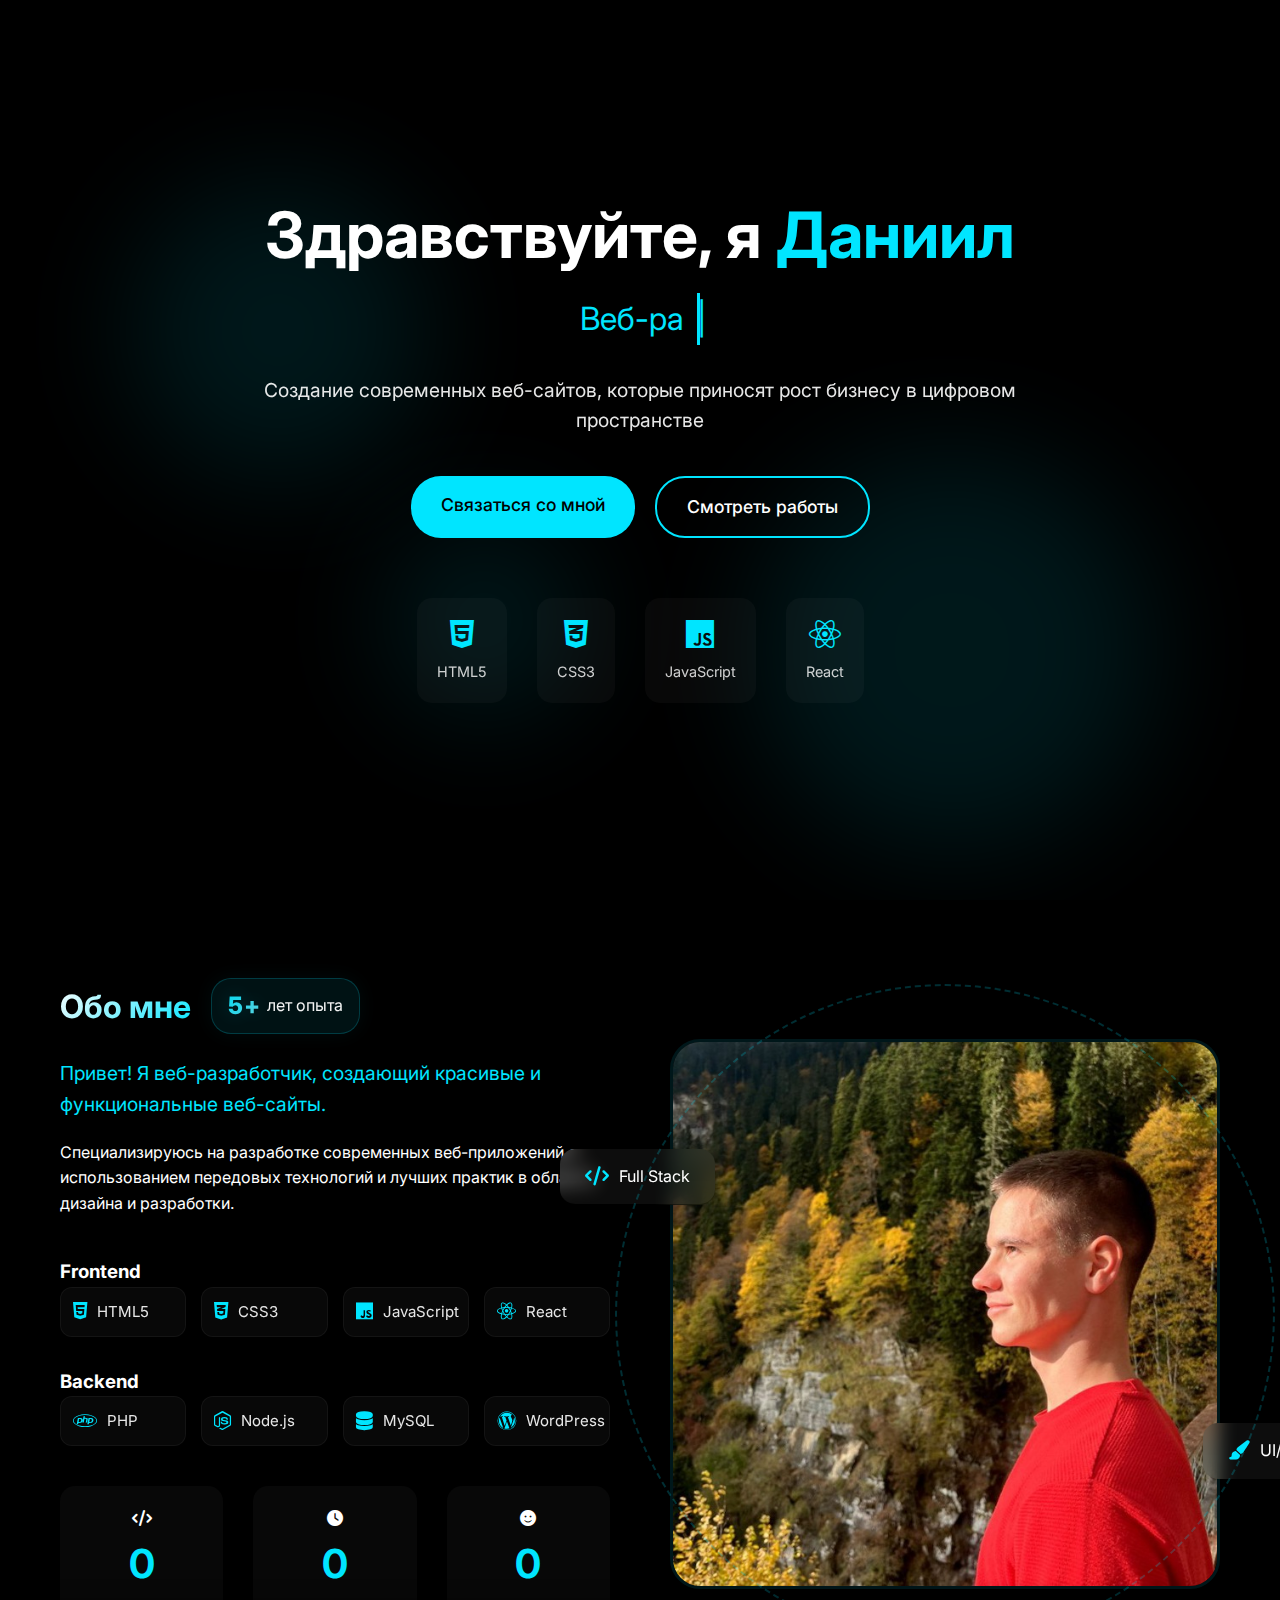
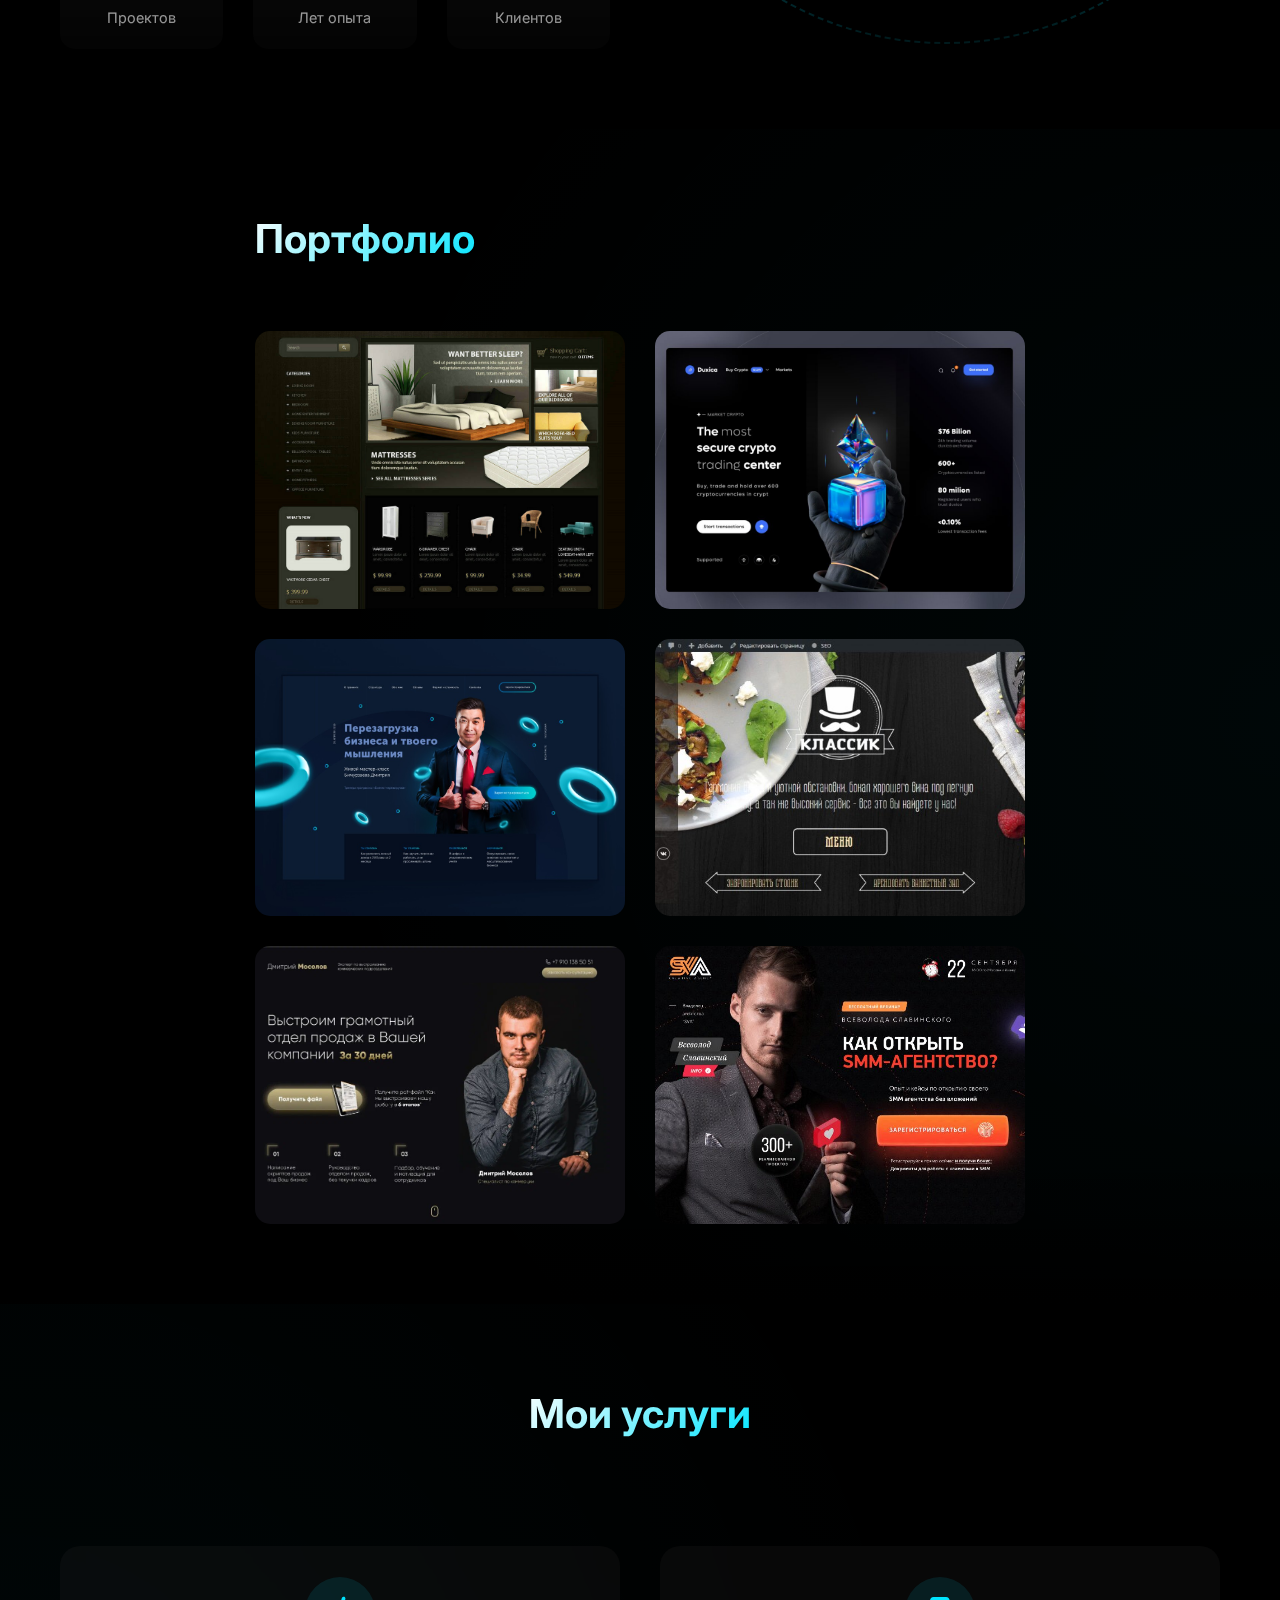
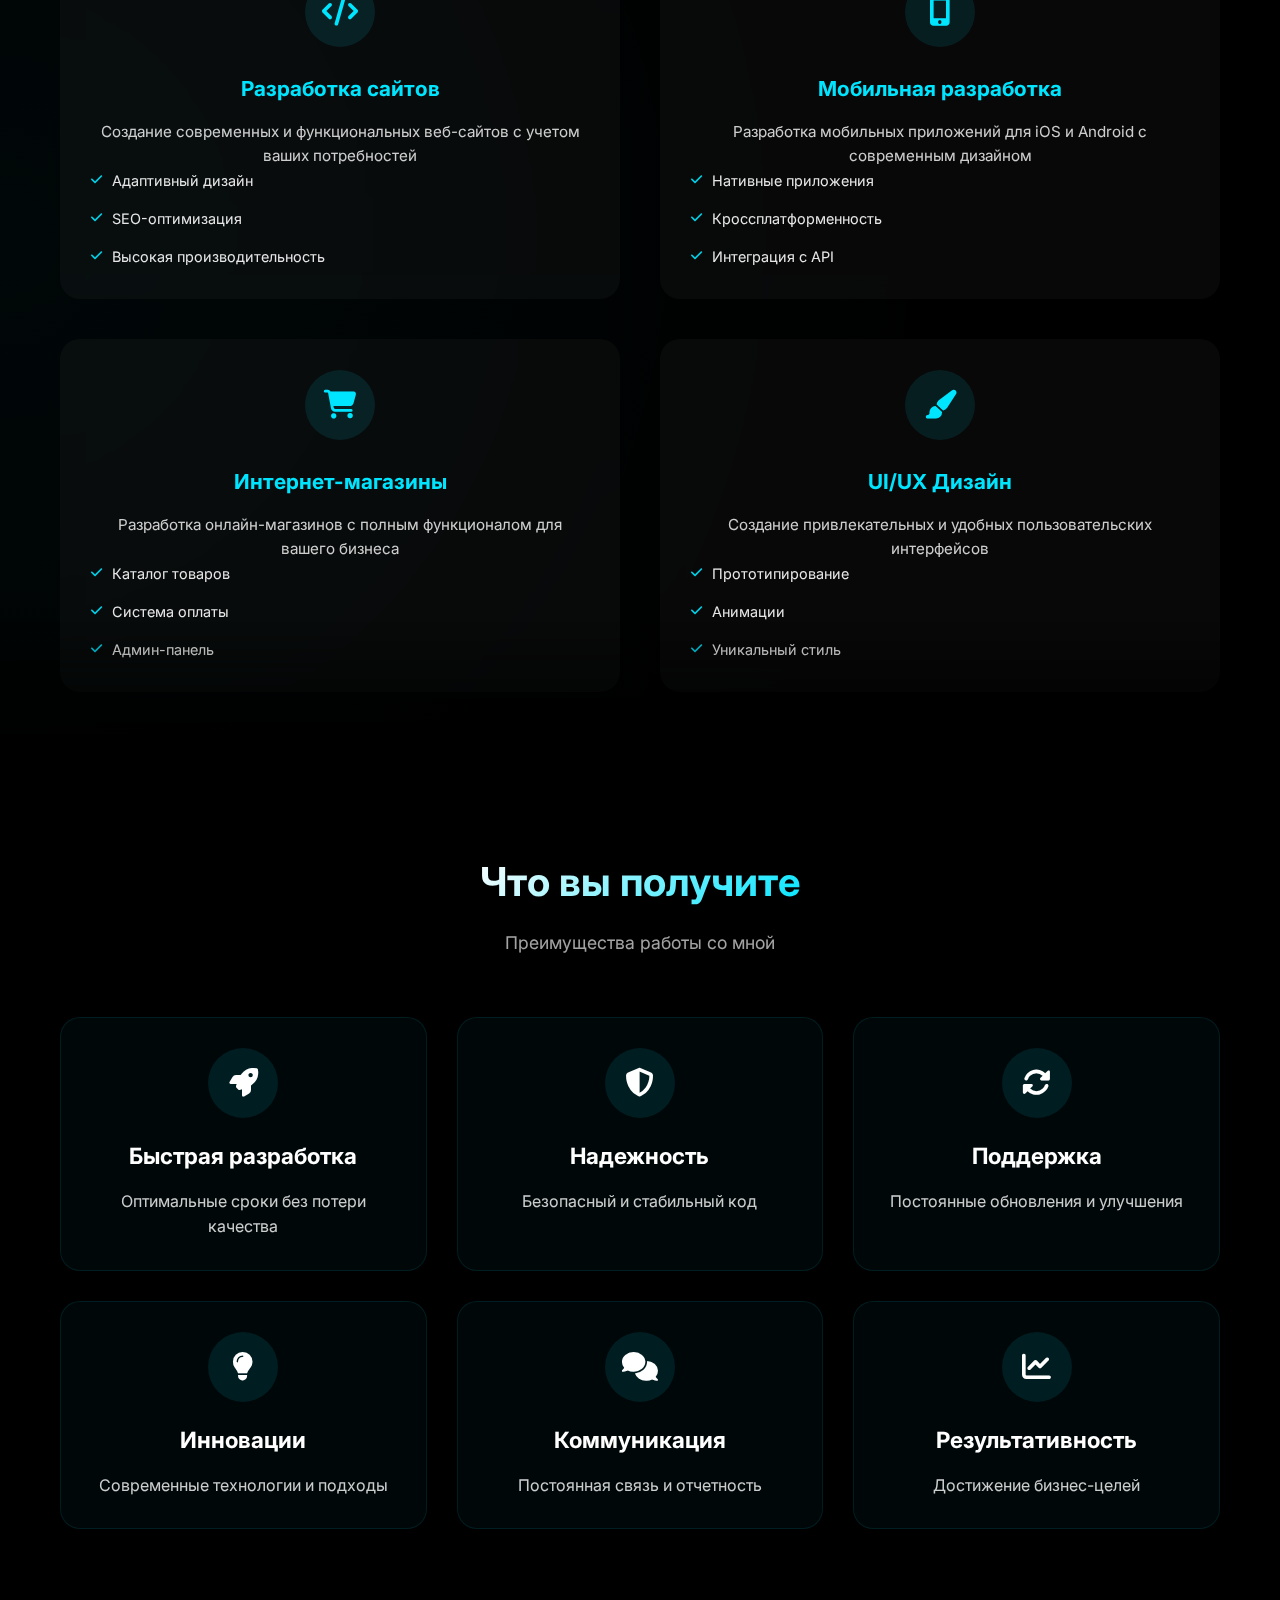
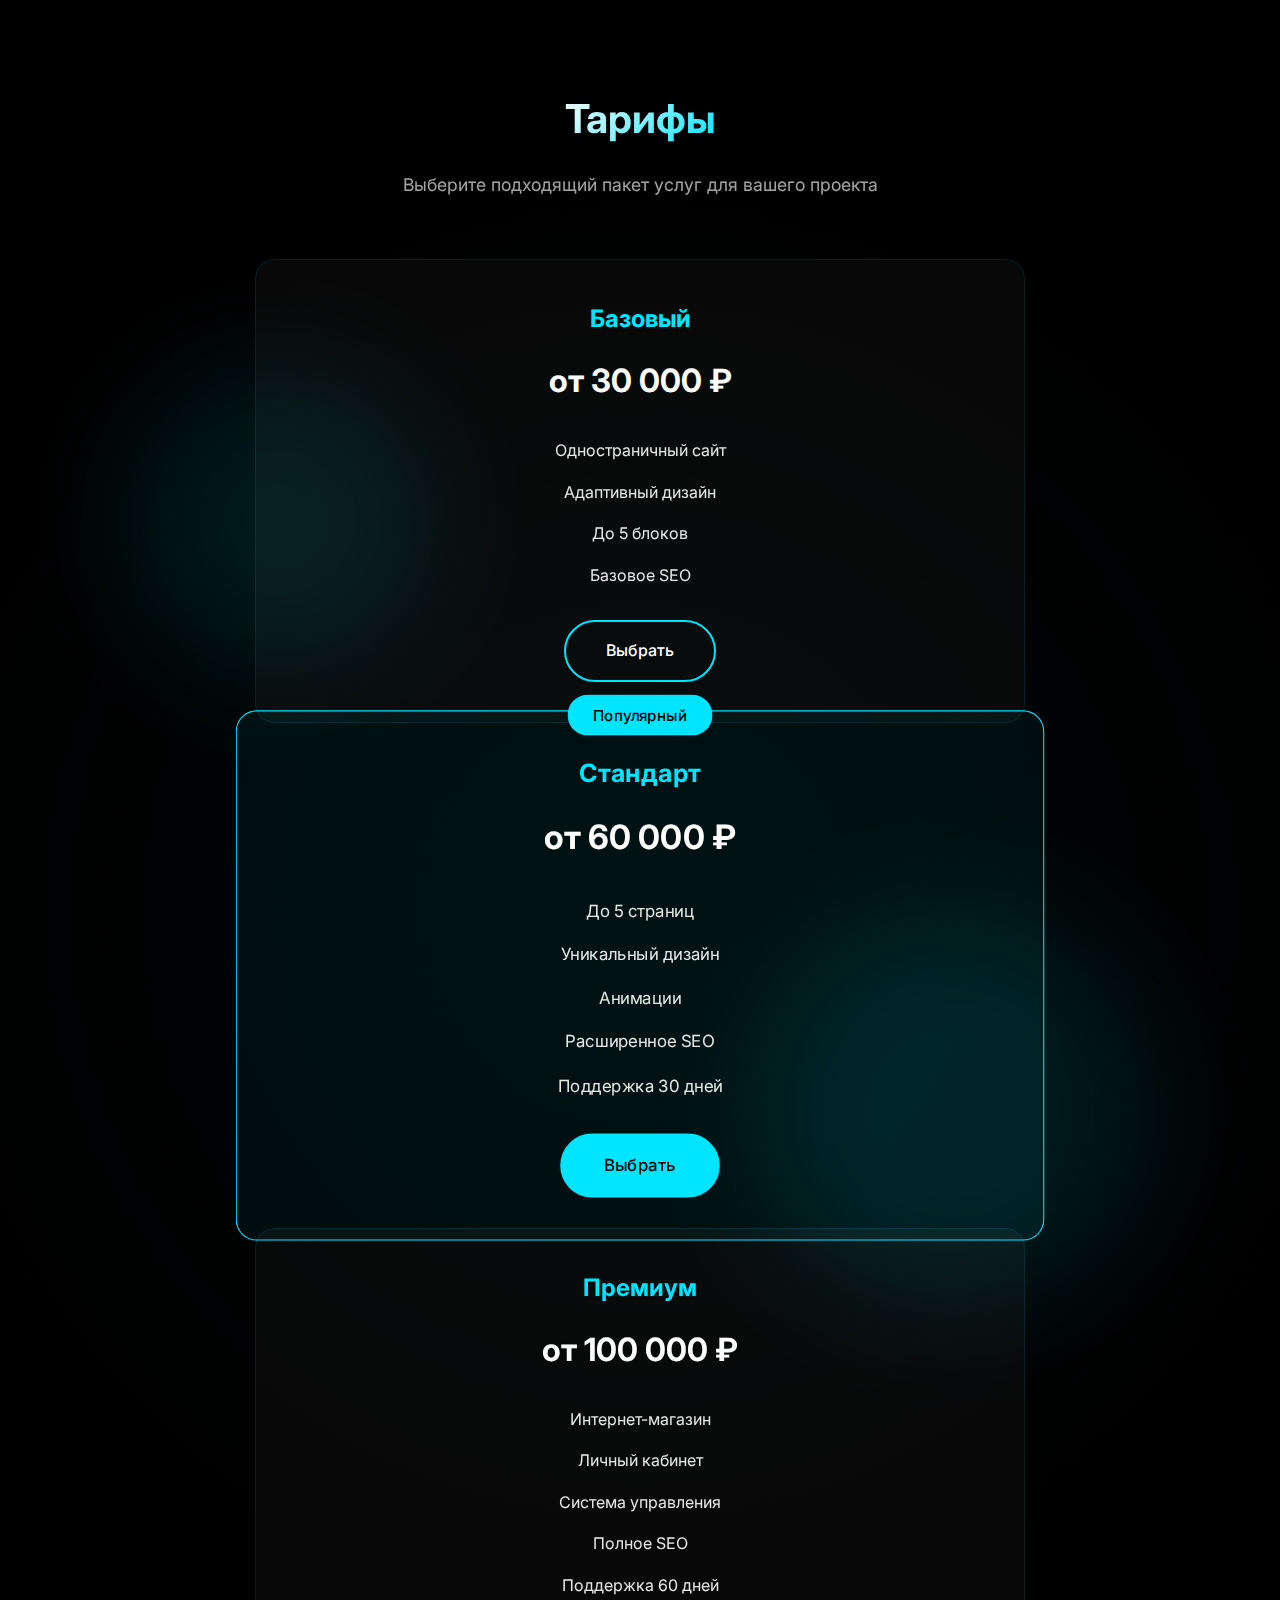
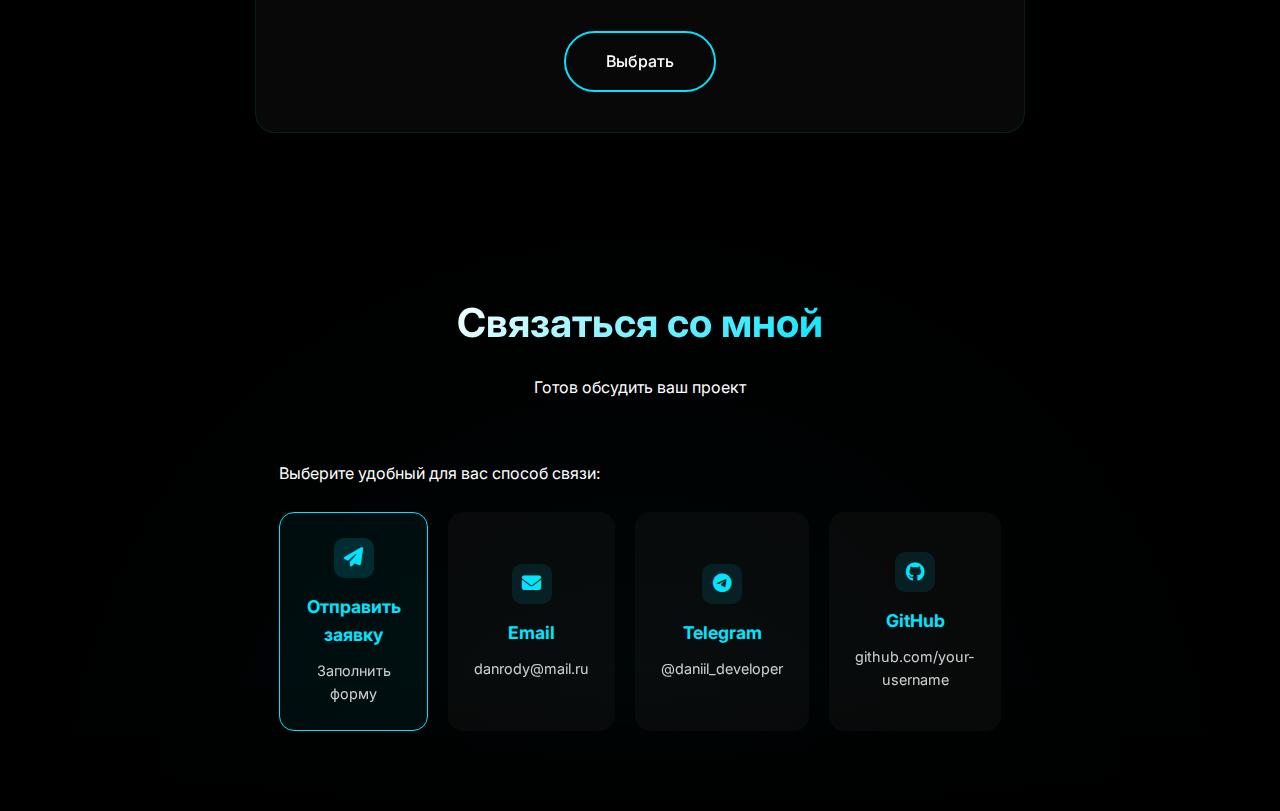
<file: personal-website/index.html>
<!DOCTYPE html>
<html lang="ru">
<head>
    <meta charset="UTF-8">
    <meta name="viewport" content="width=device-width, initial-scale=1.0">
    <title>Web Development & Design</title>
    <link rel="stylesheet" href="https://cdnjs.cloudflare.com/ajax/libs/font-awesome/6.4.0/css/all.min.css">
    <link href="https://fonts.googleapis.com/css2?family=Inter:wght@400;500;600;700&display=swap" rel="stylesheet">
    <link rel="stylesheet" href="styles.css">
    <link rel="preconnect" href="https://fonts.googleapis.com">
    <link rel="preconnect" href="https://fonts.gstatic.com" crossorigin>
</head>
    <header class="hero">
        <div class="container">
            <div class="hero-content">
                <h1>Здравствуйте, я <span class="highlight">Даниил</span></h1>
                <div class="typing-text">
                    <span id="typed-text"></span>
                    <span class="cursor">|</span>
                </div>
                <p class="hero-description">Создание современных веб-сайтов, которые приносят рост бизнесу в цифровом пространстве</p>
                <div class="hero-cta">
                    <a href="#contact" class="btn btn-primary">Связаться со мной</a>
                    <a href="#portfolio" class="btn btn-secondary">Смотреть работы</a>
                </div>
                <div class="tech-stack">
                    <div class="tech-item">
                        <i class="fab fa-html5"></i>
                        <span>HTML5</span>
                    </div>
                    <div class="tech-item">
                        <i class="fab fa-css3-alt"></i>
                        <span>CSS3</span>
                    </div>
                    <div class="tech-item">
                        <i class="fab fa-js"></i>
                        <span>JavaScript</span>
                    </div>
                    <div class="tech-item">
                        <i class="fab fa-react"></i>
                        <span>React</span>
                    </div>
                </div>
            </div>
        </div>
        <div class="hero-background">
            <div class="circle circle-1"></div>
            <div class="circle circle-2"></div>
            <div class="circle circle-3"></div>
        </div>
    </header>

    <section id="about" class="section">
        <div class="section-content">
            <div class="about-wrapper">
                <div class="about-content">
                    <div class="about-header">
                        <h2>Обо мне</h2>
                        <div class="experience-badge">
                            <span class="years">5+</span><span class="text"> лет опыта</span>
                        </div>
                    </div>
                    <div class="about-text">
                        <p class="highlight-text">Привет! Я веб-разработчик, создающий красивые и функциональные веб-сайты.</p>
                        <p>Специализируюсь на разработке современных веб-приложений с использованием передовых технологий и лучших практик в области дизайна и разработки.</p>
                    </div>
                    <div class="skills-container">
                        <div class="skill-category">
                            <h3>Frontend</h3>
                            <div class="skills-grid">
                                <div class="skill-tag">
                                    <i class="fab fa-html5"></i>
                                    <span>HTML5</span>
                                </div>
                                <div class="skill-tag">
                                    <i class="fab fa-css3-alt"></i>
                                    <span>CSS3</span>
                                </div>
                                <div class="skill-tag" data-skill="JavaScript">
                                    <i class="fab fa-js"></i>
                                    <span>JavaScript</span>
                                </div>
                                <div class="skill-tag">
                                    <i class="fab fa-react"></i>
                                    <span>React</span>
                                </div>
                            </div>
                        </div>
                        <div class="skill-category">
                            <h3>Backend</h3>
                            <div class="skills-grid">
                                <div class="skill-tag">
                                    <i class="fab fa-php"></i>
                                    <span>PHP</span>
                                </div>
                                <div class="skill-tag">
                                    <i class="fab fa-node-js"></i>
                                    <span>Node.js</span>
                                </div>
                                <div class="skill-tag">
                                    <i class="fas fa-database"></i>
                                    <span>MySQL</span>
                                </div>
                                <div class="skill-tag" data-skill="WordPress">
                                    <i class="fab fa-wordpress"></i>
                                    <span>WordPress</span>
                                </div>
                            </div>
                        </div>
                    </div>
                    <div class="stats-container">
                        <div class="stat-item">
                            <div class="stat-icon">
                                <i class="fas fa-code"></i>
                            </div>
                            <div class="stat-number" data-count="167">0</div>
                            <div class="stat-label">Проектов</div>
                        </div>
                        <div class="stat-item">
                            <div class="stat-icon">
                                <i class="fas fa-clock"></i>
                            </div>
                            <div class="stat-number" data-count="5">0</div>
                            <div class="stat-label">Лет опыта</div>
                        </div>
                        <div class="stat-item">
                            <div class="stat-icon">
                                <i class="fas fa-smile"></i>
                            </div>
                            <div class="stat-number" data-count="48">0</div>
                            <div class="stat-label">Клиентов</div>
                        </div>
                    </div>
                </div>
                <div class="about-image">
                    <div class="image-wrapper">
                        <img src="images/profile.jpg" alt="Profile" class="profile-image">
                        <div class="floating-card card-1">
                            <i class="fas fa-code"></i>
                            <span>Full Stack</span>
                        </div>
                        <div class="floating-card card-2">
                            <i class="fas fa-paint-brush"></i>
                            <span>UI/UX</span>
                        </div>
                        <div class="experience-ring"></div>
                    </div>
                </div>
            </div>
        </div>
    </section>

    <section id="portfolio" class="section">
        <div class="container">
            <h2>Портфолио</h2>
            <div class="portfolio-grid">
                <div class="portfolio-item">
                    <div class="portfolio-image">
                        <img src="images/project1.jpg" alt="Интернет-магазин электроники">
                        <div class="portfolio-overlay">
                            <h3>TechStore</h3>
                            <p>Современный интернет-магазин электроники с интеграцией платежных систем и автоматизированной системой управления заказами.</p>
                            <div class="tech-stack">
                                <span>React</span>
                                <span>Node.js</span>
                                <span>MongoDB</span>
                            </div>
                        </div>
                    </div>
                </div>
                <div class="portfolio-item">
                    <div class="portfolio-image">
                        <img src="images/project2.jpg" alt="Лендинг для IT-компании">
                        <div class="portfolio-overlay">
                            <h3>IT Solutions Pro</h3>
                            <p>Продающий лендинг для IT-компании с современным дизайном и высокой конверсией.</p>
                            <div class="tech-stack">
                                <span>HTML5</span>
                                <span>SCSS</span>
                                <span>JavaScript</span>
                            </div>
                        </div>
                    </div>
                </div>
                <div class="portfolio-item">
                    <div class="portfolio-image">
                        <img src="images/project3.jpg" alt="Корпоративный сайт">
                        <div class="portfolio-overlay">
                            <h3>BuildCorp</h3>
                            <p>Корпоративный сайт строительной компании с интерактивной галереей проектов и онлайн-калькулятором стоимости.</p>
                            <div class="tech-stack">
                                <span>Vue.js</span>
                                <span>PHP</span>
                                <span>MySQL</span>
                            </div>
                        </div>
                    </div>
                </div>
                <div class="portfolio-item">
                    <div class="portfolio-image">
                        <img src="images/project4.jpg" alt="Онлайн-платформа">
                        <div class="portfolio-overlay">
                            <h3>EduLearn</h3>
                            <p>Образовательная платформа с личным кабинетом, системой оплаты и видео-уроками.</p>
                            <div class="tech-stack">
                                <span>React</span>
                                <span>Firebase</span>
                                <span>Redux</span>
                            </div>
                        </div>
                    </div>
                </div>
                <div class="portfolio-item">
                    <div class="portfolio-image">
                        <img src="images/project5.jpg" alt="Сайт ресторана">
                        <div class="portfolio-overlay">
                            <h3>FoodMood</h3>
                            <p>Сайт ресторана с онлайн-бронированием столиков и меню.</p>
                            <div class="tech-stack">
                                <span>WordPress</span>
                                <span>PHP</span>
                                <span>jQuery</span>
                            </div>
                        </div>
                    </div>
                </div>
                <div class="portfolio-item">
                    <div class="portfolio-image">
                        <img src="images/project6.jpg" alt="Фитнес-приложение">
                        <div class="portfolio-overlay">
                            <h3>FitLife</h3>
                            <p>Веб-приложение для фитнес-клуба с расписанием тренировок и личным кабинетом.</p>
                            <div class="tech-stack">
                                <span>Angular</span>
                                <span>Node.js</span>
                                <span>PostgreSQL</span>
                            </div>
                        </div>
                    </div>
                </div>
            </div>
        </div>
    </section>

    <section id="services" class="section">
        <div class="section-content">
            <h2>Мои услуги</h2>
            <div class="services-grid">
                <div class="service-card">
                    <div class="service-icon">
                        <i class="fas fa-code"></i>
                    </div>
                    <div class="service-content">
                        <h3>Разработка сайтов</h3>
                        <p>Создание современных и функциональных веб-сайтов с учетом ваших потребностей</p>
                        <ul class="service-features">
                            <li class="service-feature">
                                <i class="fas fa-check"></i>
                                <span>Адаптивный дизайн</span>
                            </li>
                            <li class="service-feature">
                                <i class="fas fa-check"></i>
                                <span>SEO-оптимизация</span>
                            </li>
                            <li class="service-feature">
                                <i class="fas fa-check"></i>
                                <span>Высокая производительность</span>
                            </li>
                        </ul>
                    </div>
                </div>

                <div class="service-card">
                    <div class="service-icon">
                        <i class="fas fa-mobile-alt"></i>
                    </div>
                    <div class="service-content">
                        <h3>Мобильная разработка</h3>
                        <p>Разработка мобильных приложений для iOS и Android с современным дизайном</p>
                        <ul class="service-features">
                            <li class="service-feature">
                                <i class="fas fa-check"></i>
                                <span>Нативные приложения</span>
                            </li>
                            <li class="service-feature">
                                <i class="fas fa-check"></i>
                                <span>Кроссплатформенность</span>
                            </li>
                            <li class="service-feature">
                                <i class="fas fa-check"></i>
                                <span>Интеграция с API</span>
                            </li>
                        </ul>
                    </div>
                </div>

                <div class="service-card">
                    <div class="service-icon">
                        <i class="fas fa-shopping-cart"></i>
                    </div>
                    <div class="service-content">
                        <h3>Интернет-магазины</h3>
                        <p>Разработка онлайн-магазинов с полным функционалом для вашего бизнеса</p>
                        <ul class="service-features">
                            <li class="service-feature">
                                <i class="fas fa-check"></i>
                                <span>Каталог товаров</span>
                            </li>
                            <li class="service-feature">
                                <i class="fas fa-check"></i>
                                <span>Система оплаты</span>
                            </li>
                            <li class="service-feature">
                                <i class="fas fa-check"></i>
                                <span>Админ-панель</span>
                            </li>
                        </ul>
                    </div>
                </div>

                <div class="service-card">
                    <div class="service-icon">
                        <i class="fas fa-paint-brush"></i>
                    </div>
                    <div class="service-content">
                        <h3>UI/UX Дизайн</h3>
                        <p>Создание привлекательных и удобных пользовательских интерфейсов</p>
                        <ul class="service-features">
                            <li class="service-feature">
                                <i class="fas fa-check"></i>
                                <span>Прототипирование</span>
                            </li>
                            <li class="service-feature">
                                <i class="fas fa-check"></i>
                                <span>Анимации</span>
                            </li>
                            <li class="service-feature">
                                <i class="fas fa-check"></i>
                                <span>Уникальный стиль</span>
                            </li>
                        </ul>
                    </div>
                </div>
            </div>
        </div>
    </section>

    <section class="benefits-section">
        <div class="benefits-header">
            <h2>Что вы получите</h2>
            <p class="section-description">Преимущества работы со мной</p>
        </div>
        <div class="benefits-grid">
            <div class="benefit-card">
                <div class="benefit-icon">
                    <i class="fas fa-rocket"></i>
                </div>
                <h3>Быстрая разработка</h3>
                <p>Оптимальные сроки без потери качества</p>
            </div>
            <div class="benefit-card">
                <div class="benefit-icon">
                    <i class="fas fa-shield-alt"></i>
                </div>
                <h3>Надежность</h3>
                <p>Безопасный и стабильный код</p>
            </div>
            <div class="benefit-card">
                <div class="benefit-icon">
                    <i class="fas fa-sync-alt"></i>
                </div>
                <h3>Поддержка</h3>
                <p>Постоянные обновления и улучшения</p>
            </div>
            <div class="benefit-card">
                <div class="benefit-icon">
                    <i class="fas fa-lightbulb"></i>
                </div>
                <h3>Инновации</h3>
                <p>Современные технологии и подходы</p>
            </div>
            <div class="benefit-card">
                <div class="benefit-icon">
                    <i class="fas fa-comments"></i>
                </div>
                <h3>Коммуникация</h3>
                <p>Постоянная связь и отчетность</p>
            </div>
            <div class="benefit-card">
                <div class="benefit-icon">
                    <i class="fas fa-chart-line"></i>
                </div>
                <h3>Результативность</h3>
                <p>Достижение бизнес-целей</p>
            </div>
        </div>
    </section>

    <section id="pricing" class="section">
        <div class="container">
            <div class="section-header">
                <h2>Тарифы</h2>
                <p class="section-description">Выберите подходящий пакет услуг для вашего проекта</p>
            </div>
            <div class="pricing-cards">
                <div class="pricing-card">
                    <div class="pricing-header">
                        <h3>Базовый</h3>
                        <div class="price">от 30 000 ₽</div>
                    </div>
                    <ul class="pricing-features">
                        <li>Одностраничный сайт</li>
                        <li>Адаптивный дизайн</li>
                        <li>До 5 блоков</li>
                        <li>Базовое SEO</li>
                    </ul>
                    <a href="form.html?tariff=Базовый тариф (от 30 000 ₽)" class="pricing-btn">Выбрать</a>
                </div>

                <div class="pricing-card featured">
                    <div class="pricing-header">
                        <h3>Стандарт</h3>
                        <div class="price">от 60 000 ₽</div>
                    </div>
                    <ul class="pricing-features">
                        <li>До 5 страниц</li>
                        <li>Уникальный дизайн</li>
                        <li>Анимации</li>
                        <li>Расширенное SEO</li>
                        <li>Поддержка 30 дней</li>
                    </ul>
                    <a href="form.html?tariff=Стандарт тариф (от 60 000 ₽)" class="pricing-btn">Выбрать</a>
                </div>

                <div class="pricing-card">
                    <div class="pricing-header">
                        <h3>Премиум</h3>
                        <div class="price">от 100 000 ₽</div>
                    </div>
                    <ul class="pricing-features">
                        <li>Интернет-магазин</li>
                        <li>Личный кабинет</li>
                        <li>Система управления</li>
                        <li>Полное SEO</li>
                        <li>Поддержка 60 дней</li>
                    </ul>
                    <a href="form.html?tariff=Премиум тариф (от 100 000 ₽)" class="pricing-btn">Выбрать</a>
                </div>
            </div>
        </div>
        <div class="section-background">
            <div class="circle circle-1"></div>
            <div class="circle circle-2"></div>
        </div>
    </section>

    <section id="contact" class="contact-section section">
        <div class="container">
            <div class="section-header">
                <h2>Связаться со мной</h2>
                <p>Готов обсудить ваш проект</p>
            </div>
            <div class="contact-wrapper">
                <div class="contact-info">
                    <div class="contact-text">
                        <p>Выберите удобный для вас способ связи:</p>
                        <br>
                    </div>
                    <div class="contact-cards">
                        <a href="https://forms.gle/ub7wHcYbktdPHoUDA" target="_blank" class="contact-card-link">
                            <div class="contact-card contact-card-button">
                                <div class="contact-icon">
                                    <i class="fas fa-paper-plane"></i>
                                </div>
                                <h3>Отправить заявку</h3>
                                <p>Заполнить форму</p>
                            </div>
                        </a>
                        <a href="mailto:danrody@mail.ru" class="contact-card-link">
                            <div class="contact-card">
                                <div class="contact-icon">
                                    <i class="fas fa-envelope"></i>
                                </div>
                                <h3>Email</h3>
                                <p>danrody@mail.ru</p>
                            </div>
                        </a>
                        <a href="https://t.me/daniil_developer" target="_blank" class="contact-card-link">
                            <div class="contact-card">
                                <div class="contact-icon">
                                    <i class="fab fa-telegram"></i>
                                </div>
                                <h3>Telegram</h3>
                                <p>@daniil_developer</p>
                            </div>
                        </a>
                        <a href="https://github.com/your-github-username" target="_blank" class="contact-card-link">
                            <div class="contact-card">
                                <div class="contact-icon">
                                    <i class="fab fa-github"></i>
                                </div>
                                <h3>GitHub</h3>
                                <p>github.com/your-username</p>
                            </div>
                        </a>
                    </div>
                </div>
            </div>
        </div>
    </section>

    <script src="js/main.js"></script>
</body>
</html>
</file>
<file: personal-website/styles.css>
:root {
    --primary-color: #00E5FF;
    --secondary-color: #1A1A1A;
    --text-color: #FFFFFF;
    --background-color: #000000;
    --section-padding: 5rem 0;
}

* {
    margin: 0;
    padding: 0;
    box-sizing: border-box;
}

html {
    scroll-behavior: smooth;
    scroll-padding-top: 80px;
}

body {
    font-family: 'Inter', sans-serif;
    background-color: var(--background-color);
    color: var(--text-color);
    line-height: 1.6;
    min-height: 100vh;
}

.container {
    max-width: 75rem;
    margin: 0 auto;
    padding: 0 1.25rem;
    position: relative;
    z-index: 2;
}

/* Common section styles */
.section {
    position: relative;
    padding: var(--section-padding);
    margin-top: -2px; /* Remove tiny gaps */
    margin-bottom: -2px;
    background-color: var(--background-color);
}

.section::before,
.section::after {
    content: '';
    position: absolute;
    left: 0;
    width: 100%;
    height: 150px;
    pointer-events: none;
    z-index: 1;
}

.section::before {
    top: 0;
    background: linear-gradient(to bottom,
        var(--background-color),
        transparent);
}

.section::after {
    bottom: 0;
    background: linear-gradient(to top,
        var(--background-color),
        transparent);
}

/* Hero Section */
.hero {
    min-height: 100vh;
    display: flex;
    align-items: center;
    position: relative;
    overflow: hidden;
}

.hero-content {
    max-width: 800px;
    margin: 0 auto;
    text-align: center;
    position: relative;
    z-index: 2;
}

.hero h1 {
    font-size: 4rem;
    margin-bottom: 20px;
    line-height: 1.2;
}

.hero .highlight {
    color: var(--primary-color);
    position: relative;
    display: inline-block;
}

.hero .highlight::after {
    content: '';
    position: absolute;
    bottom: 0;
    left: 0;
    width: 100%;
    height: 4px;
    background: var(--primary-color);
    transform: scaleX(0);
    transform-origin: right;
    transition: transform 0.3s ease;
}

.hero .highlight:hover::after {
    transform: scaleX(1);
    transform-origin: left;
}

.typing-text {
    font-size: 2rem;
    margin-bottom: 30px;
    min-height: 48px;
    color: var(--primary-color);
}

.cursor {
    display: inline-block;
    width: 3px;
    background-color: var(--primary-color);
    animation: blink 1s infinite;
    margin-left: 5px;
}

.hero-description {
    font-size: 1.2rem;
    margin-bottom: 40px;
    opacity: 0.9;
    line-height: 1.6;
}

.hero-cta {
    display: flex;
    gap: 20px;
    justify-content: center;
    margin-bottom: 60px;
}

.btn {
    padding: 15px 30px;
    border-radius: 30px;
    font-size: 1.1rem;
    font-weight: 500;
    text-decoration: none;
    transition: all 0.3s ease;
}

.btn-primary {
    background: var(--primary-color);
    color: var(--background-color);
}

.btn-primary:hover {
    transform: translateY(-5px);
    box-shadow: 0 10px 20px rgba(0, 229, 255, 0.2);
}

.btn-secondary {
    background: transparent;
    color: var(--text-color);
    border: 2px solid var(--primary-color);
}

.btn-secondary:hover {
    background: var(--primary-color);
    color: var(--background-color);
    transform: translateY(-5px);
}

.tech-stack {
    display: flex;
    gap: 30px;
    justify-content: center;
    margin-top: 60px;
}

.tech-item {
    display: flex;
    flex-direction: column;
    align-items: center;
    gap: 10px;
    padding: 20px;
    background: rgba(255, 255, 255, 0.03);
    border-radius: 15px;
    transition: all 0.3s ease;
}

.tech-item:hover {
    transform: translateY(-10px);
    background: rgba(0, 229, 255, 0.05);
}

.tech-item i {
    font-size: 2rem;
    color: var(--primary-color);
}

.tech-item span {
    font-size: 0.9rem;
    opacity: 0.8;
}

.hero-background {
    position: absolute;
    top: 0;
    left: 0;
    width: 100%;
    height: 100%;
    z-index: 1;
}

.circle {
    position: absolute;
    border-radius: 50%;
    background: var(--primary-color);
    opacity: 0.1;
    filter: blur(60px);
}

.circle-1 {
    width: 300px;
    height: 300px;
    top: 20%;
    left: 10%;
    animation: float 6s ease-in-out infinite;
}

.circle-2 {
    width: 400px;
    height: 400px;
    top: 50%;
    right: 10%;
    animation: float 8s ease-in-out infinite;
    animation-delay: -2s;
}

.circle-3 {
    width: 200px;
    height: 200px;
    bottom: 20%;
    left: 30%;
    animation: float 7s ease-in-out infinite;
    animation-delay: -4s;
}

@keyframes blink {
    0%, 100% { opacity: 1; }
    50% { opacity: 0; }
}

@media (max-width: 48rem) { /* 768px */
    .hero h1 {
        font-size: 3rem;
    }

    .typing-text {
        font-size: 1.5rem;
    }

    .tech-stack {
        flex-wrap: wrap;
        gap: 20px;
    }

    .tech-item {
        width: calc(50% - 10px);
    }
}

@media (max-width: 30rem) { /* 480px */
    .hero h1 {
        font-size: 2.5rem;
        margin-bottom: 15px;
    }

    .typing-text {
        font-size: 1.2rem;
        min-height: 36px;
    }

    .hero-description {
        font-size: 1rem;
        margin-bottom: 30px;
    }

    .hero-cta {
        flex-direction: column;
        gap: 15px;
    }

    .btn {
        width: 100%;
        text-align: center;
        padding: 12px 20px;
    }

    .tech-stack {
        flex-wrap: wrap;
        gap: 15px;
        margin-top: 40px;
    }

    .tech-item {
        width: calc(50% - 15px);
        padding: 15px;
    }

    .tech-item i {
        font-size: 1.5rem;
    }

    .tech-item span {
        font-size: 0.8rem;
    }

    .circle {
        opacity: 0.05;
    }

    .circle-1 {
        width: 200px;
        height: 200px;
    }

    .circle-2 {
        width: 250px;
        height: 250px;
    }

    .circle-3 {
        width: 150px;
        height: 150px;
    }
}

/* Navbar */
.navbar {
    position: fixed;
    top: 0;
    left: 0;
    width: 100%;
    background: rgba(0, 0, 0, 0.8);
    backdrop-filter: blur(10px);
    z-index: 1000;
    padding: 15px 0;
    border-bottom: 1px solid rgba(255, 255, 255, 0.1);
}

.navbar .container {
    display: flex;
    justify-content: space-between;
    align-items: center;
}

.logo {
    display: flex;
    align-items: center;
}

.logo-img {
    height: 40px;
    width: auto;
    transition: transform 0.3s ease;
}

.logo:hover .logo-img {
    transform: scale(1.1);
}

.nav-links {
    display: flex;
    gap: 30px;
}

.nav-links a {
    color: var(--text-color);
    text-decoration: none;
    font-weight: 500;
    position: relative;
    padding: 5px 0;
}

.nav-links a::after {
    content: '';
    position: absolute;
    bottom: 0;
    left: 0;
    width: 100%;
    height: 2px;
    background: var(--primary-color);
    transform: scaleX(0);
    transform-origin: right;
    transition: transform 0.3s ease;
}

.nav-links a:hover::after {
    transform: scaleX(1);
    transform-origin: left;
}

@media (max-width: 48rem) { /* 768px */
    .nav-links {
        display: none;
    }
}

/* Sections */
.section {
    padding: var(--section-padding);
    position: relative;
    overflow: hidden;
}

h2 {
    font-size: 2.5rem;
    text-align: center;
    margin-bottom: 40px;
    color: var(--primary-color);
}

.section-header {
    text-align: center;
    margin-bottom: 60px;
    position: relative;
}

h2 {
    font-size: 2.5rem;
    margin-bottom: 20px;
    background: linear-gradient(135deg, var(--text-color), var(--primary-color));
    -webkit-background-clip: text;
    -webkit-text-fill-color: transparent;
    display: inline-block;
}

.section-description {
    max-width: 800px;
    margin: 0 auto 60px;
    text-align: center;
    color: var(--text-color);
    opacity: 0.8;
}

/* Портфолио */
.portfolio-grid {
    display: grid;
    grid-template-columns: repeat(auto-fill, minmax(300px, 1fr));
    gap: 30px;
    margin-top: 40px;
}

.portfolio-item {
    position: relative;
    border-radius: 15px;
    overflow: hidden;
    transition: all 0.3s ease;
}

.portfolio-image {
    position: relative;
    padding-top: 75%; /* 4:3 Aspect Ratio */
    overflow: hidden;
}

.portfolio-image img {
    position: absolute;
    top: 0;
    left: 0;
    width: 100%;
    height: 100%;
    object-fit: cover;
    transition: transform 0.3s ease;
}

.portfolio-overlay {
    position: absolute;
    top: 0;
    left: 0;
    width: 100%;
    height: 100%;
    background: rgba(0, 0, 0, 0.8);
    backdrop-filter: blur(5px);
    padding: 20px;
    display: flex;
    flex-direction: column;
    justify-content: center;
    opacity: 0;
    transition: all 0.3s ease;
}

.portfolio-item:hover .portfolio-overlay {
    opacity: 1;
}

.portfolio-item:hover .portfolio-image img {
    transform: scale(1.1);
}

.portfolio-overlay h3 {
    color: var(--primary-color);
    margin-bottom: 10px;
    font-size: 1.5rem;
}

.portfolio-overlay p {
    margin-bottom: 15px;
    line-height: 1.6;
    font-size: 0.9rem;
}

.portfolio-overlay .tech-stack {
    display: flex;
    gap: 10px;
    flex-wrap: wrap;
}

.portfolio-overlay .tech-stack span {
    background: rgba(0, 229, 255, 0.1);
    padding: 5px 10px;
    border-radius: 15px;
    font-size: 0.8rem;
}

@media (max-width: 48rem) { /* 768px */
    .portfolio-grid {
        grid-template-columns: repeat(auto-fill, minmax(250px, 1fr));
        gap: 20px;
    }

    .portfolio-overlay h3 {
        font-size: 1.2rem;
    }

    .portfolio-overlay p {
        font-size: 0.8rem;
    }
}

@media (max-width: 30rem) { /* 480px */
    .portfolio-grid {
        grid-template-columns: 1fr;
    }
}

/* Service Cards */
.services-grid {
    display: grid;
    grid-template-columns: repeat(2, 1fr);
    gap: 40px;
    margin-top: 50px;
    text-align: left;
}

.service-card {
    border-radius: 1.25rem;
    background: rgba(255, 255, 255, 0.03);
    padding: 1.875rem;
    text-align: center;
    position: relative;
    isolation: isolate;
    transition: all 0.3s cubic-bezier(0.4, 0, 0.2, 1);
    border: 0.0625rem solid transparent;
    backdrop-filter: blur(0.625rem);
    display: flex;
    flex-direction: column;
    align-items: center;
}

.service-card::before {
    content: '';
    position: absolute;
    inset: 0;
    border-radius: 1.25rem;
    background: linear-gradient(45deg, rgba(0, 229, 255, 0.1) 0%, rgba(0, 229, 255, 0) 100%);
    opacity: 0;
    transition: opacity 0.3s ease;
    z-index: -1;
    pointer-events: none;
}

.service-card:hover {
    transform: translateY(-0.3125rem);
    border-color: var(--primary-color);
    background: rgba(0, 229, 255, 0.05);
}

.service-card:hover::before {
    opacity: 1;
}

.service-icon {
    width: 4.375rem;
    height: 4.375rem;
    margin: 0 auto 1.5625rem;
    display: flex;
    align-items: center;
    justify-content: center;
    background: rgba(0, 229, 255, 0.1);
    border-radius: 50%;
    color: var(--primary-color);
    font-size: 1.8rem;
    transition: all 0.3s ease;
}

.service-card:hover .service-icon {
    transform: scale(1.1);
    background: rgba(0, 229, 255, 0.15);
}

.service-content {
    width: 100%;
}

.service-card h3 {
    font-size: 1.3rem;
    margin-bottom: 0.9375rem;
    color: var(--primary-color);
    transition: transform 0.3s ease;
}

.service-card:hover h3 {
    transform: translateY(-0.125rem);
}

.service-card p {
    font-size: 0.95rem;
    line-height: 1.6;
    opacity: 0.8;
    margin: 0;
    transition: opacity 0.3s ease;
}

.service-card:hover p {
    opacity: 1;
}

.service-features {
    display: grid;
    gap: 15px;
    list-style: none;
    padding: 0;
}

.service-feature {
    display: flex;
    align-items: center;
    gap: 10px;
    font-size: 0.9rem;
    opacity: 0.9;
}

.service-feature i {
    color: var(--primary-color);
    font-size: 0.8rem;
}

.service-feature span {
    color: var(--text-color);
    opacity: 1;
    font-weight: 400;
}

.service-card:hover .service-feature,
.service-card:hover .service-feature span,
.service-card:hover .service-feature i {
    opacity: 1;
}

/* Анимация для иконок в карточках */
@keyframes iconFloat {
    0%, 100% {
        transform: translateY(0);
    }
    50% {
        transform: translateY(-5px);
    }
}

/* Removed animation styles for feature icons */

/* Медиа запросы для адаптивности */
@media (max-width: 64rem) { /* 1024px */
    .services-grid {
        gap: 30px;
    }

    .service-card {
        padding: 1.5rem;
    }

    .service-icon {
        width: 3.5rem;
        height: 3.5rem;
        font-size: 1.4rem;
    }
}

@media (max-width: 48rem) { /* 768px */
    .services-grid {
        grid-template-columns: 1fr;
        gap: 25px;
    }

    .service-card {
        padding: 1.25rem;
        grid-template-columns: 1fr;
        text-align: center;
        gap: 20px;
    }

    .service-icon {
        margin: 0 auto;
        width: 3rem;
        height: 3rem;
        font-size: 1.2rem;
    }

    .service-features {
        justify-content: center;
    }

    .service-feature {
        justify-content: center;
    }
}

@media (max-width: 30rem) { /* 480px */
    .service-card.in-view {
        border-color: var(--primary-color);
        background: rgba(0, 229, 255, 0.05);
        transform: translateY(-0.3125rem);
    }

    .service-card.in-view::before {
        opacity: 1;
    }

    .service-card.in-view .service-icon {
        transform: scale(1.1);
        background: rgba(0, 229, 255, 0.15);
    }

    .service-card.in-view h3 {
        transform: translateY(-0.125rem);
    }

    .service-card.in-view p {
        opacity: 1;
    }
}

/* Pricing Cards */
.pricing-section {
    text-align: center;
    padding: var(--section-padding);
    position: relative;
}

.pricing-grid {
    display: grid;
    grid-template-columns: repeat(3, 1fr);
    gap: 2.5rem;
    margin: 3rem auto 0;
    max-width: 1200px;
    padding: 0 1rem;
}

.pricing-card {
    background: rgba(255, 255, 255, 0.03);
    border-radius: 20px;
    padding: 2.5rem;
    text-align: center;
    transition: all 0.5s cubic-bezier(0.4, 0, 0.2, 1);
    border: 1px solid rgba(0, 229, 255, 0.1);
    min-width: 300px;
    position: relative;
}

.pricing-card:hover {
    transform: translateY(-10px);
    background: rgba(0, 229, 255, 0.05);
    border-color: rgba(0, 229, 255, 0.2);
    box-shadow: 0 10px 30px rgba(0, 229, 255, 0.1);
}

.pricing-card.featured {
    background: rgba(0, 229, 255, 0.05);
    border-color: var(--primary-color);
    transform: scale(1.05);
    position: relative;
}

.pricing-card.featured::before {
    content: 'Популярный';
    position: absolute;
    top: -1rem;
    left: 50%;
    transform: translateX(-50%);
    background: var(--primary-color);
    color: var(--background-color);
    padding: 0.5rem 1.5rem;
    border-radius: 2rem;
    font-size: 0.9rem;
    font-weight: 500;
}

.pricing-header {
    margin-bottom: 2rem;
}

.pricing-header h3 {
    color: var(--primary-color);
    font-size: 1.5rem;
    margin-bottom: 1rem;
}

.price {
    font-size: 2rem;
    font-weight: 700;
    color: var(--text-color);
}

.pricing-features {
    list-style: none;
    padding: 0;
    margin: 0 0 2rem 0;
}

.pricing-features li {
    margin-bottom: 1rem;
    color: var(--text-color);
    opacity: 0.9;
}

.pricing-btn {
    display: inline-block;
    padding: 1rem 2.5rem;
    background: transparent;
    border: 2px solid var(--primary-color);
    color: var(--text-color);
    border-radius: 2rem;
    text-decoration: none;
    font-weight: 500;
    transition: all 0.3s ease;
}

.pricing-btn:hover {
    background: var(--primary-color);
    color: var(--background-color);
}

.featured .pricing-btn {
    background: var(--primary-color);
    color: var(--background-color);
}

@media (max-width: 1024px) {
    .pricing-grid {
        grid-template-columns: repeat(2, 1fr);
        gap: 1.5rem;
        max-width: 800px;
    }
}

@media (max-width: 768px) {
    .pricing-grid {
        grid-template-columns: 1fr;
        max-width: 400px;
        gap: 1.5rem;
    }
    
    .pricing-card {
        min-width: unset;
        width: 100%;
    }
}

/* Contact Section */
.contact-section {
    padding: 5rem 0;
}

.contact-wrapper {
    max-width: 1200px;
    margin: 0 auto;
    padding: 0 1.5rem;
}

.contact-header {
    text-align: center;
    margin-bottom: 4rem;
}

.contact-header h2 {
    font-size: 2.5rem;
    margin-bottom: 3.5rem;
    color: var(--text-color);
}

.contact-header p {
    font-size: 1.1rem;
    color: var(--text-color);
    opacity: 0.8;
    margin-bottom: 2rem;
}

.contact-cards {
    display: grid;
    grid-template-columns: repeat(4, 1fr);
    gap: 20px;
}

.contact-card {
    background: rgba(255, 255, 255, 0.03);
    border: 1px solid transparent;
    border-radius: 15px;
    padding: 25px;
    text-align: center;
    transition: all 0.3s ease;
    height: 100%;
    display: flex;
    flex-direction: column;
    align-items: center;
    justify-content: center;
}

.contact-card:hover {
    background: rgba(0, 229, 255, 0.05);
    transform: translateY(-5px);
    border-color: var(--primary-color);
}

.contact-icon {
    width: 40px;
    height: 40px;
    margin: 0 auto 15px;
    background: rgba(0, 229, 255, 0.1);
    border-radius: 10px;
    display: flex;
    align-items: center;
    justify-content: center;
    transition: all 0.3s ease;
}

.contact-icon i {
    font-size: 1.2rem;
    color: var(--primary-color);
}

.contact-card h3 {
    font-size: 1.1rem;
    color: var(--primary-color);
    margin-bottom: 10px;
}

.contact-card p {
    font-size: 0.9rem;
    color: var(--text-color);
    opacity: 0.8;
    margin: 0;
}

.contact-card-link {
    text-decoration: none;
    color: inherit;
    display: block;
}

.contact-card-button {
    background: rgba(0, 229, 255, 0.05);
    border-color: var(--primary-color);
}

.contact-card-button:hover {
    background: rgba(0, 229, 255, 0.1);
    transform: translateY(-5px);
}

.contact-card-button .contact-icon {
    background: rgba(0, 229, 255, 0.15);
}

/* Responsive Design */
@media (max-width: 1200px) {
    .contact-cards {
        grid-template-columns: repeat(2, 1fr);
        gap: 1.5rem;
    }
}

@media (max-width: 768px) {
    .contact-section {
        padding: 3rem 0;
    }

    .contact-header {
        margin-bottom: 3.5rem;
    }

    .contact-header h2 {
        font-size: 2rem;
        margin-bottom: 3rem;
    }

    .contact-header p {
        margin-bottom: 4.5rem;
    }

    .contact-cards {
        gap: 1rem;
    }

    .contact-card {
        padding: 20px;
    }

    .contact-icon {
        width: 35px;
        height: 35px;
    }

    .contact-icon i {
        font-size: 1rem;
    }

    .contact-card h3 {
        font-size: 1rem;
    }

    .contact-card p {
        font-size: 0.85rem;
    }
}

@media (max-width: 480px) {
    .contact-section {
        padding: 2rem 0;
    }

    .contact-wrapper {
        padding: 0 1rem;
    }

    .contact-header {
        margin-bottom: 2rem;
    }

    .contact-header h2 {
        font-size: 1.75rem;
        margin-bottom: 4rem;
    }

    .contact-header p {
        margin-bottom: 5rem;
    }

    .contact-cards {
        grid-template-columns: 1fr;
    }

    .contact-card {
        padding: 1.25rem;
    }
}

/* About Section */
.about-wrapper {
    display: grid;
    grid-template-columns: 1fr 1fr;
    gap: 60px;
    align-items: center;
}

.about-content {
    position: relative;
}

.about-header {
    display: flex;
    align-items: center;
    gap: 1.25rem;
    margin-bottom: 1.5rem;
}

.about-header h2 {
    margin: 0;
    font-size: 2rem;
}

.experience-badge {
    display: flex;
    align-items: center;
    gap: 0.375rem;
    background: rgba(0, 229, 255, 0.08);
    border: 0.0625rem solid rgba(0, 229, 255, 0.2);
    border-radius: 1.25rem;
    padding: 0.5rem 1rem;
    white-space: nowrap;
    backdrop-filter: blur(0.625rem);
    box-shadow: 0 0 1.25rem rgba(0, 229, 255, 0.05);
}

.experience-badge .years {
    font-weight: 800;
    font-size: 1.5rem;
    background: linear-gradient(135deg, rgba(0, 229, 255, 0.95) 0%, rgba(128, 242, 255, 0.85) 100%);
    -webkit-background-clip: text;
    background-clip: text;
    -webkit-text-fill-color: transparent;
    letter-spacing: 0.0625rem;
    text-shadow: 0 0 1.25rem rgba(0, 229, 255, 0.2);
}

.experience-badge .text {
    color: rgba(255, 255, 255, 0.95);
    font-size: 1rem;
}

@media (max-width: 48rem) {
    .about-header {
        gap: 0.75rem;
    }

    .about-header h2 {
        font-size: 1.75rem;
    }

    .experience-badge {
        padding: 0.375rem 0.75rem;
    }

    .experience-badge .years {
        font-size: 1.25rem;
    }

    .experience-badge .text {
        font-size: 0.9375rem;
    }
}

@media (max-width: 30rem) {
    .about-header {
        flex-wrap: nowrap;
        gap: 0.5rem;
    }

    .about-header h2 {
        font-size: 1.5rem;
    }

    .experience-badge {
        padding: 0.3125rem 0.625rem;
    }

    .experience-badge .years {
        font-size: 1.125rem;
    }

    .experience-badge .text {
        font-size: 0.875rem;
    }
}

.about-text {
    margin-bottom: 40px;
}

.highlight-text {
    font-size: 1.2rem;
    color: var(--primary-color);
    margin-bottom: 20px;
}

/* Skills Styles */
.skills-container {
    margin-top: 30px;
    width: 100%;
}

.skill-category {
    margin-bottom: 30px;
    width: 100%;
}

.skills-grid {
    display: grid;
    grid-template-columns: repeat(auto-fill, minmax(120px, 1fr));
    gap: 15px;
    width: 100%;
}

.skill-tag {
    background: rgba(255, 255, 255, 0.03);
    border: 0.0625rem solid rgba(255, 255, 255, 0.05);
    border-radius: 0.75rem;
    padding: 0.75rem;
    display: flex;
    align-items: center;
    gap: 0.625rem;
    transition: all 0.3s ease;
    backdrop-filter: blur(0.625rem);
    cursor: pointer;
}

.skill-tag:hover {
    transform: translateY(-0.1875rem);
    border-color: var(--primary-color);
    background: rgba(0, 229, 255, 0.05);
    box-shadow: 0 0.3125rem 0.9375rem rgba(0, 229, 255, 0.1);
}

.skill-tag i {
    font-size: 1.2rem;
    color: var(--primary-color);
    transition: transform 0.3s ease;
}

.skill-tag:hover i {
    transform: scale(1.1);
}

.skill-tag span {
    font-size: 0.9375rem;
    color: rgba(255, 255, 255, 0.9);
    transition: color 0.3s ease;
}

.skill-tag:hover span {
    color: var(--primary-color);
}

@media (max-width: 48rem) { /* 768px */
    .skills-grid {
        grid-template-columns: repeat(auto-fill, minmax(100px, 1fr));
        gap: 10px;
    }

    .skill-tag {
        padding: 0.625rem;
        gap: 0.5rem;
        font-size: 0.875rem;
    }

    .skill-tag i {
        font-size: 1rem;
    }

    .skill-tag span {
        font-size: 0.8125rem;
    }
}

@media (max-width: 30rem) { /* 480px */
    .skills-grid {
        grid-template-columns: repeat(auto-fill, minmax(80px, 1fr));
        gap: 10px;
    }

    .skill-tag {
        padding: 0.5rem;
        gap: 0.375rem;
        min-height: 2.5rem;
        flex-wrap: wrap;
        justify-content: center;
        text-align: center;
    }

    .skill-tag i {
        font-size: 0.9375rem;
    }

    .skill-tag span {
        font-size: 0.75rem;
        width: 100%;
        text-align: center;
    }

    .skill-tag:hover {
        transform: translateY(-0.125rem);
    }
}

/* Stats Styles */
.stats-container {
    display: grid;
    grid-template-columns: repeat(3, 1fr);
    gap: 30px;
    margin-top: 40px;
}

.stat-item {
    text-align: center;
    padding: 20px;
    background: rgba(255, 255, 255, 0.03);
    border-radius: 15px;
    transition: all 0.3s ease;
}

.stat-item:hover {
    transform: translateY(-10px);
    background: rgba(0, 229, 255, 0.05);
}

.stat-number {
    font-size: 2.5rem;
    font-weight: 700;
    color: var(--primary-color);
    margin-bottom: 10px;
}

.stat-label {
    font-size: 0.9rem;
    opacity: 0.8;
}

/* Image Styles */
.about-image {
    position: relative;
}

.image-wrapper {
    position: relative;
    padding-top: 100%;
}

.profile-image {
    position: absolute;
    top: 0;
    left: 0;
    width: 100%;
    height: 100%;
    object-fit: cover;
    border-radius: 30px;
    border: 3px solid rgba(0, 229, 255, 0.1);
}

.floating-card {
    position: absolute;
    padding: 15px 25px;
    background: rgba(255, 255, 255, 0.05);
    backdrop-filter: blur(10px);
    border-radius: 15px;
    display: flex;
    align-items: center;
    gap: 10px;
    box-shadow: 0 10px 30px rgba(0, 0, 0, 0.2);
    animation: float 3s ease-in-out infinite;
}

.card-1 {
    top: 20%;
    left: -20%;
    animation-delay: 0s;
}

.card-2 {
    bottom: 20%;
    right: -20%;
    animation-delay: 1.5s;
}

.floating-card i {
    color: var(--primary-color);
    font-size: 1.2rem;
}

.experience-ring {
    position: absolute;
    width: 120%;
    height: 120%;
    border: 2px dashed rgba(0, 229, 255, 0.2);
    border-radius: 50%;
    top: 50%;
    left: 50%;
    transform: translate(-50%, -50%);
    animation: spin 20s linear infinite;
}

/* Animations */
@keyframes skillProgress {
    from {
        transform: scaleX(0);
    }
    to {
        transform: scaleX(1);
    }
}

@keyframes float {
    0%, 100% {
        transform: translateY(0);
    }
    50% {
        transform: translateY(-20px);
    }
}

@keyframes spin {
    from {
        transform: translate(-50%, -50%) rotate(0deg);
    }
    to {
        transform: translate(-50%, -50%) rotate(360deg);
    }
}

/* Responsive */
@media (max-width: 48rem) { /* 768px */
    .about-wrapper {
        grid-template-columns: 1fr;
    }

    .about-image {
        order: -1;
        margin-bottom: 40px;
    }

    .stats-container {
        grid-template-columns: repeat(2, 1fr);
    }
}

@media (max-width: 30rem) { /* 480px */
    .stats-container {
        grid-template-columns: 1fr;
    }
}

/* Animated Background */
.background-animation {
    display: none;
}

.background-animation,
.particle,
.glow,
.line {
    display: none;
}

/* Возвращаем оригинальный фон */
body {
    background-color: #000000;
}

.section::before {
    display: none;
}

/* Возвращаем оригинальные эффекты наведения */
.btn:hover,
.service-card:hover,
.portfolio-item:hover,
.contact-card:hover {
    box-shadow: none;
}

/* Benefits Section */
.benefits-section {
    padding: 80px 0;
    background: linear-gradient(180deg, rgba(0,0,0,0.3) 0%, rgba(0,0,0,0.4) 100%);
}

.benefits-header {
    text-align: center;
    margin-bottom: 60px;
}

.benefits-header h2 {
    font-size: 2.5rem;
    color: var(--accent-color);
    margin-bottom: 15px;
}

.section-description {
    font-size: 1.1rem;
    color: rgba(255, 255, 255, 0.8);
}

.benefits-grid {
    display: grid;
    grid-template-columns: repeat(auto-fit, minmax(300px, 1fr));
    gap: 30px;
    max-width: 1200px;
    margin: 0 auto;
    padding: 0 20px;
}

.benefit-card {
    background: rgba(0, 229, 255, 0.03);
    border: 1px solid rgba(0, 229, 255, 0.1);
    border-radius: 20px;
    padding: 30px;
    text-align: center;
    transition: all 0.3s ease;
    position: relative;
    overflow: hidden;
    backdrop-filter: blur(10px);
}

.benefit-card::before {
    content: '';
    position: absolute;
    top: 0;
    left: 0;
    width: 100%;
    height: 100%;
    background: linear-gradient(45deg, rgba(0,229,255,0.1) 0%, rgba(0,229,255,0) 100%);
    opacity: 0;
    transition: opacity 0.3s ease;
}

.benefit-card:hover {
    transform: translateY(-5px);
    border-color: var(--accent-color);
}

.benefit-card:hover::before {
    opacity: 1;
}

.benefit-icon {
    width: 70px;
    height: 70px;
    background: rgba(0, 229, 255, 0.1);
    border-radius: 50%;
    display: flex;
    align-items: center;
    justify-content: center;
    margin: 0 auto 20px;
    transition: all 0.3s ease;
}

.benefit-icon i {
    font-size: 1.8rem;
    color: var(--accent-color);
}

.benefit-card:hover .benefit-icon {
    transform: scale(1.1);
    background: rgba(0, 229, 255, 0.15);
}

.benefit-card h3 {
    color: #fff;
    font-size: 1.4rem;
    margin-bottom: 15px;
    position: relative;
}

.benefit-card p {
    color: rgba(255, 255, 255, 0.8);
    line-height: 1.6;
    font-size: 1rem;
    position: relative;
}

@media (max-width: 48rem) { /* 768px */
    .benefits-section {
        padding: 60px 0;
    }

    .benefits-header h2 {
        font-size: 2rem;
    }

    .benefits-grid {
        grid-template-columns: 1fr;
        gap: 20px;
        padding: 0 15px;
    }

    .benefit-card {
        padding: 20px;
        margin: 0 10px;
    }

    .benefit-icon {
        width: 45px;
        height: 45px;
        margin-bottom: 12px;
    }

    .benefit-icon i {
        font-size: 1.2rem;
    }
}

/* Update section backgrounds */
#services {
    background: radial-gradient(circle at left,
        rgba(0, 229, 255, 0.03) 0%,
        transparent 70%);
}

#portfolio {
    background: radial-gradient(circle at right,
        rgba(0, 229, 255, 0.03) 0%,
        transparent 70%);
}

#pricing {
    background: radial-gradient(circle at center,
        rgba(0, 229, 255, 0.03) 0%,
        transparent 70%);
}

#contact {
    background: radial-gradient(circle at bottom,
        rgba(0, 229, 255, 0.03) 0%,
        transparent 70%);
}

/* Add connecting lines between sections */
.section-connector {
    position: absolute;
    top: 0;
    left: 50%;
    transform: translateX(-50%);
    width: 2px;
    height: 100px;
    background: linear-gradient(to bottom,
        transparent,
        var(--primary-color),
        transparent);
    opacity: 0.3;
}

/* Services Section */
.section-content {
    max-width: 75rem;
    margin: 0 auto;
    padding: 0 1.25rem;
    width: 100%;
}

#services {
    text-align: center;
}

#services h2 {
    margin-bottom: 50px;
}

.services-grid {
    display: grid;
    grid-template-columns: repeat(2, 1fr);
    gap: 40px;
    margin-top: 50px;
    width: 100%;
}

/* Общие стили для секций */
.section {
    padding: 5rem 0;
    position: relative;
    overflow: hidden;
}

.section-content {
    max-width: 75rem;
    margin: 0 auto;
    padding: 0 1.25rem;
    width: 100%;
}

/* Стили для блока услуг */
#services {
    position: relative;
    width: 100%;
}

.services-grid {
    display: grid;
    grid-template-columns: repeat(2, 1fr);
    gap: 40px;
    margin-top: 50px;
    width: 100%;
}

/* Стили для блока навыков */
.skills-container {
    margin-top: 30px;
    width: 100%;
}

.skill-category {
    margin-bottom: 30px;
    width: 100%;
}

.skills-grid {
    display: grid;
    grid-template-columns: repeat(auto-fill, minmax(120px, 1fr));
    gap: 15px;
    width: 100%;
}

.skill-tag {
    background: rgba(255, 255, 255, 0.03);
    border: 0.0625rem solid rgba(255, 255, 255, 0.05);
    border-radius: 12px;
    padding: 12px;
    display: flex;
    align-items: center;
    gap: 10px;
    transition: all 0.3s ease;
    backdrop-filter: blur(10px);
}

/* Медиа запросы */
@media (max-width: 48rem) { /* 768px */
    .services-grid {
        grid-template-columns: 1fr;
        gap: 20px;
    }

    .skills-grid {
        grid-template-columns: repeat(auto-fill, minmax(100px, 1fr));
        gap: 10px;
    }

    .section-content {
        padding: 0 15px;
    }
}

@media (max-width: 30rem) { /* 480px */
    .section {
        padding: 60px 0;
    }

    .section-content {
        padding: 0 10px;
    }
}

/* Обновляем стили для карточек услуг */
.service-card {
    border-radius: 1.25rem;
    background: rgba(255, 255, 255, 0.03);
    padding: 1.875rem;
    text-align: center;
    transition: all 0.3s ease;
    border: 0.0625rem solid transparent;
}

.service-card:hover {
    transform: translateY(-5px);
    border-color: var(--primary-color);
    background: rgba(0, 229, 255, 0.05);
}

.service-icon {
    width: 4.375rem;
    height: 4.375rem;
    margin: 0 auto 1.5625rem;
    display: flex;
    align-items: center;
    justify-content: center;
    background: rgba(0, 229, 255, 0.1);
    border-radius: 50%;
    color: var(--primary-color);
    font-size: 1.8rem;
}

.service-card h3 {
    font-size: 1.3rem;
    margin-bottom: 0.9375rem;
    color: var(--primary-color);
}

.service-card p {
    font-size: 0.95rem;
    line-height: 1.6;
    opacity: 0.8;
    margin-bottom: 0;
}

/* Update section backgrounds */
#services {
    background: radial-gradient(circle at left,
        rgba(0, 229, 255, 0.03) 0%,
        transparent 70%);
}

#portfolio {
    background: radial-gradient(circle at right,
        rgba(0, 229, 255, 0.03) 0%,
        transparent 70%);
}

#pricing {
    background: radial-gradient(circle at center,
        rgba(0, 229, 255, 0.03) 0%,
        transparent 70%);
}

#contact {
    background: radial-gradient(circle at bottom,
        rgba(0, 229, 255, 0.03) 0%,
        transparent 70%);
}

/* Add connecting lines between sections */
.section-connector {
    position: absolute;
    top: 0;
    left: 50%;
    transform: translateX(-50%);
    width: 2px;
    height: 100px;
    background: linear-gradient(to bottom,
        transparent,
        var(--primary-color),
        transparent);
    opacity: 0.3;
}

/* Services Section */
.section-content {
    max-width: 75rem;
    margin: 0 auto;
    padding: 0 1.25rem;
    width: 100%;
}

#services {
    text-align: center;
}

#services h2 {
    margin-bottom: 50px;
}

.services-grid {
    display: grid;
    grid-template-columns: repeat(2, 1fr);
    gap: 40px;
    margin-top: 50px;
    width: 100%;
}

/* Общие стили для секций */
.section {
    padding: 5rem 0;
    position: relative;
    overflow: hidden;
}

.section-content {
    max-width: 75rem;
    margin: 0 auto;
    padding: 0 1.25rem;
    width: 100%;
}

/* Стили для блока услуг */
#services {
    position: relative;
    width: 100%;
}

.services-grid {
    display: grid;
    grid-template-columns: repeat(2, 1fr);
    gap: 40px;
    margin-top: 50px;
    width: 100%;
}

/* Стили для блока навыков */
.skills-container {
    margin-top: 30px;
    width: 100%;
}

.skill-category {
    margin-bottom: 30px;
    width: 100%;
}

.skills-grid {
    display: grid;
    grid-template-columns: repeat(auto-fill, minmax(120px, 1fr));
    gap: 15px;
    width: 100%;
}

.skill-tag {
    background: rgba(255, 255, 255, 0.03);
    border: 0.0625rem solid rgba(255, 255, 255, 0.05);
    border-radius: 12px;
    padding: 12px;
    display: flex;
    align-items: center;
    gap: 10px;
    transition: all 0.3s ease;
    backdrop-filter: blur(10px);
}

/* Медиа запросы */
@media (max-width: 48rem) { /* 768px */
    .services-grid {
        grid-template-columns: 1fr;
        gap: 20px;
    }

    .skills-grid {
        grid-template-columns: repeat(auto-fill, minmax(100px, 1fr));
        gap: 10px;
    }

    .section-content {
        padding: 0 15px;
    }
}

@media (max-width: 30rem) { /* 480px */
    .section {
        padding: 60px 0;
    }

    .section-content {
        padding: 0 10px;
    }
}

/* Медиа запросы для мобильных устройств */
@media (max-width: 48rem) { /* 768px */
    /* Общие стили для мобильных */
    .section {
        padding: 40px 0;
    }

    .section-content {
        padding: 0 15px;
    }

    /* Заголовки */
    h2 {
        font-size: 1.8rem !important;
    }

    h3 {
        font-size: 1.2rem !important;
    }

    p {
        font-size: 0.9rem !important;
    }

    /* Блок преимуществ */
    .benefits-grid {
        grid-template-columns: 1fr;
        gap: 15px;
    }

    .benefit-card {
        padding: 20px;
        margin: 0 10px;
    }

    .benefit-icon {
        width: 45px;
        height: 45px;
        margin-bottom: 12px;
    }

    .benefit-icon i {
        font-size: 1.2rem;
    }

    /* Блок услуг */
    .services-grid {
        grid-template-columns: 1fr;
        gap: 15px;
    }

    .service-card {
        padding: 20px;
        margin: 0 10px;
    }

    /* Блок навыков */
    .skills-grid {
        grid-template-columns: repeat(auto-fill, minmax(80px, 1fr));
        gap: 10px;
    }

    .skill-tag {
        padding: 8px;
    }

    .skill-tag i {
        font-size: 1rem;
    }

    .skill-tag span {
        font-size: 0.8rem;
    }

    /* Hero секция */
    .hero-content h1 {
        font-size: 2rem;
    }

    .hero-content p {
        font-size: 1rem;
    }
}

/* Дополнительные настройки для очень маленьких экранов */
@media (max-width: 30rem) { /* 480px */
    .benefit-card {
        padding: 15px;
    }

    .service-card {
        padding: 15px;
    }

    .skills-grid {
        grid-template-columns: repeat(auto-fill, minmax(70px, 1fr));
    }

    .section {
        padding: 30px 0;
    }

    h2 {
        font-size: 1.5rem !important;
    }

    .section-description {
        font-size: 0.85rem !important;
    }
}

/* Adding styles to preserve contact card appearance when made into links */
.contact-card-link {
    text-decoration: none;
    color: inherit;
    display: block;
    cursor: pointer;
}

.contact-card-link:hover {
    color: inherit;
}

.contact-card-link .contact-card {
    height: 100%;
}

/* Adding mobile scroll highlight effect for pricing cards */
@media (max-width: 30rem) {
    .pricing-card {
        transition: all 0.3s cubic-bezier(0.4, 0, 0.2, 1);
    }

    .pricing-card.in-view {
        transform: translateY(-0.3125rem);
        border-color: var(--primary-color);
        background: rgba(0, 229, 255, 0.05);
    }

    .pricing-card.in-view h3 {
        color: var(--primary-color);
    }

    .pricing-card.in-view .price {
        color: var(--primary-color);
        transform: translateY(-0.125rem);
    }

    .pricing-card.in-view::before {
        opacity: 1;
    }
}

.pricing-card {
    transition: none;
}

.pricing-card.in-view {
    transform: none;
    border-color: none;
    background: none;
}

.pricing-card.in-view h3 {
    color: none;
}

.pricing-card.in-view .price {
    color: none;
    transform: none;
}

.pricing-card.in-view::before {
    opacity: none;
}

/* Form Section Styles */
.form-section {
    background: rgba(255, 255, 255, 0.02);
    border-radius: 1rem;
    padding: 2.5rem;
    margin-bottom: 2.5rem;
    border: 1px solid rgba(255, 255, 255, 0.05);
}

.form-section:last-child {
    margin-bottom: 0;
}

.form-section-title {
    color: var(--primary-color);
    font-size: 1.75rem;
    margin-bottom: 2rem;
    padding-bottom: 1rem;
    border-bottom: 1px solid rgba(255, 255, 255, 0.1);
}

.form-group {
    margin-bottom: 2rem;
    padding: 1.5rem;
    background: rgba(0, 0, 0, 0.2);
    border-radius: 0.75rem;
    border: 1px solid rgba(255, 255, 255, 0.03);
}

.form-group:last-child {
    margin-bottom: 0;
}

.form-group label {
    display: block;
    margin-bottom: 1rem;
    font-size: 1.1rem;
    font-weight: 500;
    color: var(--primary-color);
}

.question-label {
    font-size: 1.2rem !important;
    color: var(--primary-color) !important;
    margin-bottom: 1.25rem !important;
}

.radio-group {
    display: flex;
    flex-direction: column;
    gap: 1rem;
}

.radio-label {
    display: flex;
    align-items: center;
    cursor: pointer;
    padding: 0.75rem 1rem;
    background: rgba(255, 255, 255, 0.03);
    border-radius: 0.5rem;
    transition: all 0.3s ease;
}

.radio-label:hover {
    background: rgba(0, 229, 255, 0.05);
}

.radio-label input[type="radio"] {
    margin-right: 1rem;
}

.budget-input {
    position: relative;
    display: flex;
    align-items: center;
}

.budget-input input {
    padding-right: 3rem !important;
}

.budget-input .currency {
    position: absolute;
    right: 1rem;
    color: var(--text-color);
    opacity: 0.7;
}

.deadline-input {
    position: relative;
    display: flex;
    align-items: center;
}

.deadline-input input {
    padding-right: 4rem !important;
}

.deadline-input .time-unit {
    position: absolute;
    right: 1rem;
    color: var(--text-color);
    opacity: 0.7;
}

.input-hint {
    display: block;
    margin-top: 0.5rem;
    font-size: 0.9rem;
    color: var(--text-color);
    opacity: 0.7;
}

.project-description textarea {
    min-height: 200px;
    line-height: 1.6;
}

/* Update existing styles */
.budget-input input,
.deadline-input input {
    padding-right: 3rem !important;
}

.budget-input .currency,
.deadline-input .time-unit {
    position: absolute;
    right: 1rem;
    color: var(--text-color);
    opacity: 0.7;
}

/* Form Inputs */
input[type="text"],
input[type="email"],
input[type="tel"],
input[type="number"],
select,
textarea {
    width: 100%;
    padding: 1rem;
    background: rgba(255, 255, 255, 0.03);
    border: 1px solid rgba(255, 255, 255, 0.1);
    border-radius: 0.5rem;
    color: #ffffff;
    font-size: 1rem;
    transition: all 0.3s ease;
}

input:focus,
select:focus,
textarea:focus {
    outline: none;
    border-color: var(--primary-color);
    background: rgba(0, 229, 255, 0.05);
}

.radio-label {
    display: flex;
    align-items: center;
    cursor: pointer;
    padding: 0.75rem 1rem;
    background: rgba(255, 255, 255, 0.03);
    border-radius: 0.5rem;
    transition: all 0.3s ease;
    color: #ffffff;
}

.radio-label span {
    color: #ffffff;
}

input[name="tariff"] {
    color: #00E5FF !important;
    font-weight: 500;
    background: rgba(0, 229, 255, 0.05) !important;
    border-color: rgba(0, 229, 255, 0.2) !important;
}

input[name="tariff"]:focus {
    background: rgba(0, 229, 255, 0.08) !important;
    border-color: rgba(0, 229, 255, 0.3) !important;
}

@media (max-width: 768px) {
    .form-section {
        padding: 1.5rem;
        margin-bottom: 1.5rem;
    }

    .form-section-title {
        font-size: 1.5rem;
        margin-bottom: 1.5rem;
    }

    .form-group {
        padding: 1rem;
        margin-bottom: 1.5rem;
    }
}

@media (max-width: 480px) {
    .form-section {
        padding: 1.25rem;
        margin-bottom: 1.25rem;
    }

    .form-group {
        padding: 0.75rem;
    }
}

/* Custom Form Page Styles */
.form-page {
    min-height: 100vh;
    padding: 4rem 0;
    background: var(--background-color);
    color: var(--text-color);
}

.form-wrapper {
    max-width: 800px;
    margin: 0 auto;
    padding: 2.5rem;
    background: rgba(255, 255, 255, 0.03);
    border-radius: 1.25rem;
    backdrop-filter: blur(10px);
    border: 1px solid rgba(255, 255, 255, 0.05);
}

.form-wrapper h1 {
    font-size: 2.5rem;
    margin-bottom: 2rem;
    text-align: center;
    color: var(--primary-color);
}

.custom-form {
    display: grid;
    gap: 1.5rem;
}

.form-group {
    display: grid;
    gap: 0.5rem;
}

.form-group label {
    font-size: 1rem;
    font-weight: 500;
}

.form-group input[type="text"],
.form-group input[type="email"],
.form-group input[type="tel"],
.form-group select,
.form-group textarea {
    padding: 0.75rem 1rem;
    border: 1px solid rgba(255, 255, 255, 0.1);
    border-radius: 0.5rem;
    background: rgba(255, 255, 255, 0.05);
    color: var(--text-color);
    font-size: 1rem;
    width: 100%;
    transition: all 0.3s ease;
}

.form-group input:focus,
.form-group select:focus,
.form-group textarea:focus {
    outline: none;
    border-color: var(--primary-color);
    background: rgba(0, 229, 255, 0.05);
}

.radio-group {
    display: grid;
    gap: 0.75rem;
}

.radio-label {
    display: flex;
    align-items: center;
    gap: 0.5rem;
    cursor: pointer;
}

.radio-label input[type="radio"] {
    appearance: none;
    width: 1.25rem;
    height: 1.25rem;
    border: 2px solid rgba(255, 255, 255, 0.2);
    border-radius: 50%;
    position: relative;
    cursor: pointer;
}

.radio-label input[type="radio"]:checked {
    border-color: var(--primary-color);
}

.radio-label input[type="radio"]:checked::after {
    content: '';
    position: absolute;
    width: 0.75rem;
    height: 0.75rem;
    background: var(--primary-color);
    border-radius: 50%;
    top: 50%;
    left: 50%;
    transform: translate(-50%, -50%);
}

.submit-btn {
    background: var(--primary-color);
    color: var(--background-color);
    padding: 1rem 2rem;
    border: none;
    border-radius: 2rem;
    font-size: 1.1rem;
    font-weight: 500;
    cursor: pointer;
    transition: all 0.3s ease;
    margin-top: 1rem;
    width: 100%;
}

.submit-btn:hover {
    transform: translateY(-3px);
    box-shadow: 0 10px 20px rgba(0, 229, 255, 0.2);
}

@media (max-width: 768px) {
    .form-wrapper {
        padding: 1.5rem;
        margin: 0 1rem;
    }

    .form-wrapper h1 {
        font-size: 2rem;
    }
}

@media (max-width: 480px) {
    .form-page {
        padding: 2rem 0;
    }

    .form-wrapper h1 {
        font-size: 1.75rem;
    }

    .submit-btn {
        padding: 0.875rem 1.75rem;
    }
}

/* Стили для формы */
.form-page {
    min-height: 100vh;
    padding: 2rem 1rem;
    background-color: var(--background-color);
    color: white;
    position: relative;
    overflow: hidden;
}

.form-page::before {
    content: '';
    position: absolute;
    width: 100%;
    height: 100%;
    top: 0;
    left: 0;
    background: radial-gradient(circle at center, #00E5FF 0%, transparent 70%);
    opacity: 0.1;
    pointer-events: none;
}

.container {
    max-width: 800px;
    margin: 0 auto;
    padding: 0 15px;
}

.form-wrapper {
    background: rgba(13, 13, 13, 0.95);
    backdrop-filter: blur(10px);
    -webkit-backdrop-filter: blur(10px);
    border: 1px solid rgba(0, 229, 255, 0.1);
    border-radius: 20px;
    padding: 2rem;
    box-shadow: 0 8px 32px rgba(0, 0, 0, 0.3);
}

.form-wrapper h1 {
    font-size: 2rem;
    margin-bottom: 2rem;
    text-align: center;
    color: #00E5FF;
}

.form-section {
    margin-bottom: 2.5rem;
    background: rgba(13, 13, 13, 0.8);
    padding: 1.5rem;
    border-radius: 15px;
    border: 1px solid rgba(0, 229, 255, 0.05);
    transition: all 0.3s ease;
}

.form-section:hover {
    border-color: rgba(0, 229, 255, 0.2);
    box-shadow: 0 0 20px rgba(0, 229, 255, 0.05);
}

.form-section-title {
    font-size: 1.25rem;
    margin-bottom: 1.5rem;
    color: #00E5FF;
}

.form-group {
    margin-bottom: 1.5rem;
}

.form-group label {
    display: block;
    margin-bottom: 0.5rem;
    font-weight: 500;
    color: #00E5FF;
}

.form-group input[type="text"],
.form-group input[type="email"],
.form-group input[type="tel"],
.form-group input[type="number"],
.form-group textarea {
    width: 100%;
    padding: 0.8rem 1rem;
    border: 1px solid rgba(0, 229, 255, 0.1);
    border-radius: 8px;
    background: rgba(0, 0, 0, 0.3);
    color: white;
    font-size: 16px;
    transition: all 0.3s ease;
}

.form-group input:focus,
.form-group textarea:focus {
    outline: none;
    border-color: #00E5FF;
    box-shadow: 0 0 15px rgba(0, 229, 255, 0.1);
    background: rgba(0, 0, 0, 0.5);
}

.radio-group {
    display: flex;
    flex-direction: column;
    gap: 1rem;
}

.radio-label {
    display: flex;
    align-items: center;
    cursor: pointer;
    padding: 0.5rem;
    border-radius: 8px;
    transition: all 0.3s ease;
}

.radio-label:hover {
    background: rgba(0, 229, 255, 0.05);
}

.radio-label input[type="radio"] {
    margin-right: 0.8rem;
    width: 18px;
    height: 18px;
}

.radio-label span {
    color: white;
    font-size: 16px;
}

.deadline-input,
.budget-input {
    position: relative;
    display: flex;
    align-items: center;
}

.deadline-input input,
.budget-input input {
    padding-right: 4rem !important;
}

.time-unit,
.currency {
    position: absolute;
    right: 1rem;
    color: #00E5FF;
}

.input-hint {
    display: block;
    margin-top: 0.5rem;
    font-size: 0.875rem;
    color: #00E5FF;
}

.project-description textarea {
    min-height: 150px;
    resize: vertical;
}

.submit-btn {
    width: 100%;
    padding: 1rem;
    background: #00E5FF;
    color: #000;
    border: none;
    border-radius: 8px;
    font-size: 1rem;
    font-weight: 600;
    cursor: pointer;
    transition: all 0.3s ease;
    text-transform: uppercase;
    letter-spacing: 1px;
}

.submit-btn:hover {
    background: #33EAFF;
    transform: translateY(-2px);
    box-shadow: 0 5px 15px rgba(0, 229, 255, 0.2);
}

.submit-btn:disabled {
    background: rgba(0, 229, 255, 0.3);
    cursor: not-allowed;
    transform: none;
}

/* Адаптивность для мобильных устройств */
@media (max-width: 768px) {
    .form-page {
        padding: 1rem 0;
    }

    .form-wrapper {
        padding: 1.5rem;
        margin: 0;
        border-radius: 15px;
    }

    .form-wrapper h1 {
        font-size: 1.75rem;
        margin-bottom: 1.5rem;
    }

    .form-section {
        padding: 1rem;
        margin-bottom: 1.5rem;
    }

    .form-section-title {
        font-size: 1.1rem;
        margin-bottom: 1rem;
    }

    .form-group {
        margin-bottom: 1.2rem;
    }

    .form-group input[type="text"],
    .form-group input[type="email"],
    .form-group input[type="tel"],
    .form-group input[type="number"],
    .form-group textarea {
        padding: 0.7rem;
        font-size: 16px;
    }

    .radio-group {
        gap: 0.8rem;
    }

    .radio-label {
        padding: 0.7rem;
    }

    .radio-label input[type="radio"] {
        width: 20px;
        height: 20px;
        margin-right: 0.6rem;
    }

    .radio-label span {
        font-size: 15px;
        line-height: 1.3;
    }

    .deadline-input input,
    .budget-input input {
        padding-right: 3.5rem !important;
    }

    .input-hint {
        font-size: 0.8rem;
    }

    .project-description textarea {
        min-height: 120px;
    }

    .submit-btn {
        padding: 0.9rem;
        font-size: 1rem;
    }
}

/* Дополнительные стили для очень маленьких экранов */
@media (max-width: 380px) {
    .form-wrapper {
        padding: 1rem;
    }

    .form-section {
        padding: 0.8rem;
    }

    .form-wrapper h1 {
        font-size: 1.5rem;
    }

    .form-group label {
        font-size: 0.9rem;
    }

    .radio-label span {
        font-size: 14px;
    }
}
</file>
